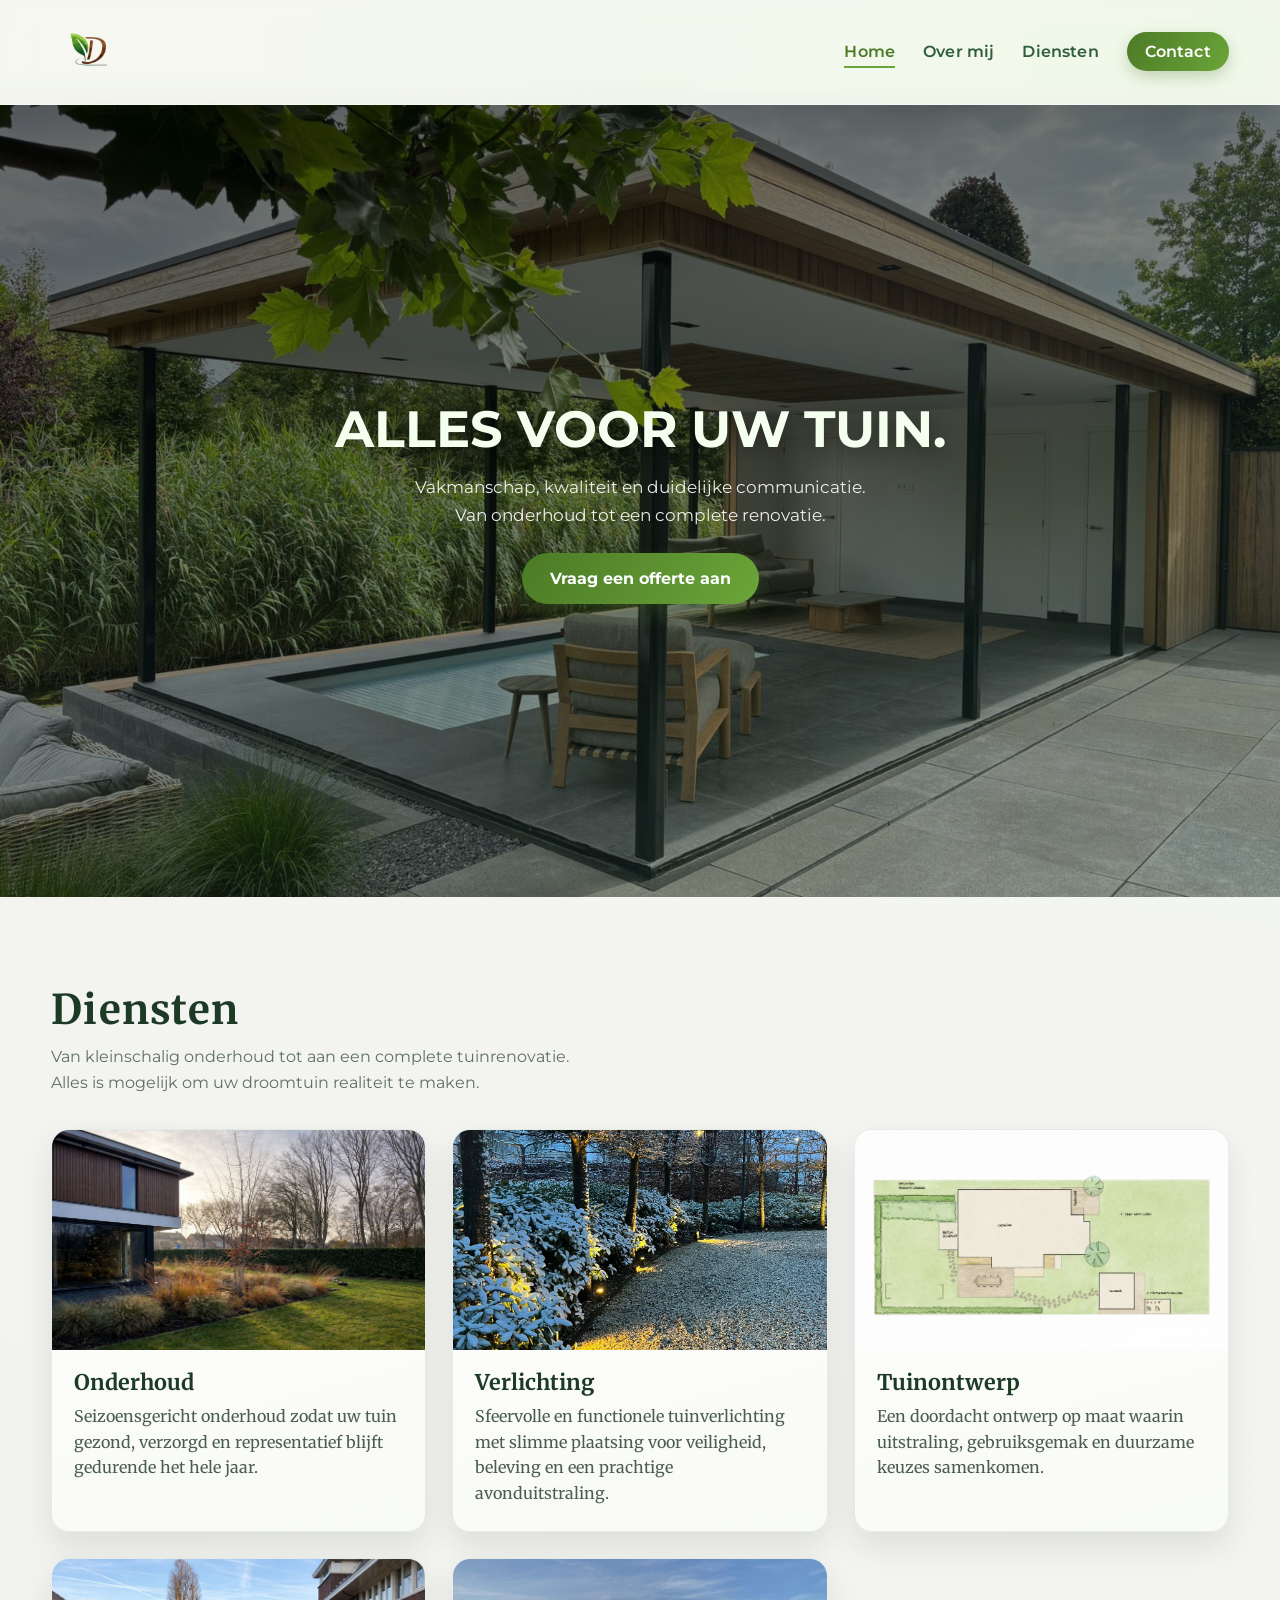
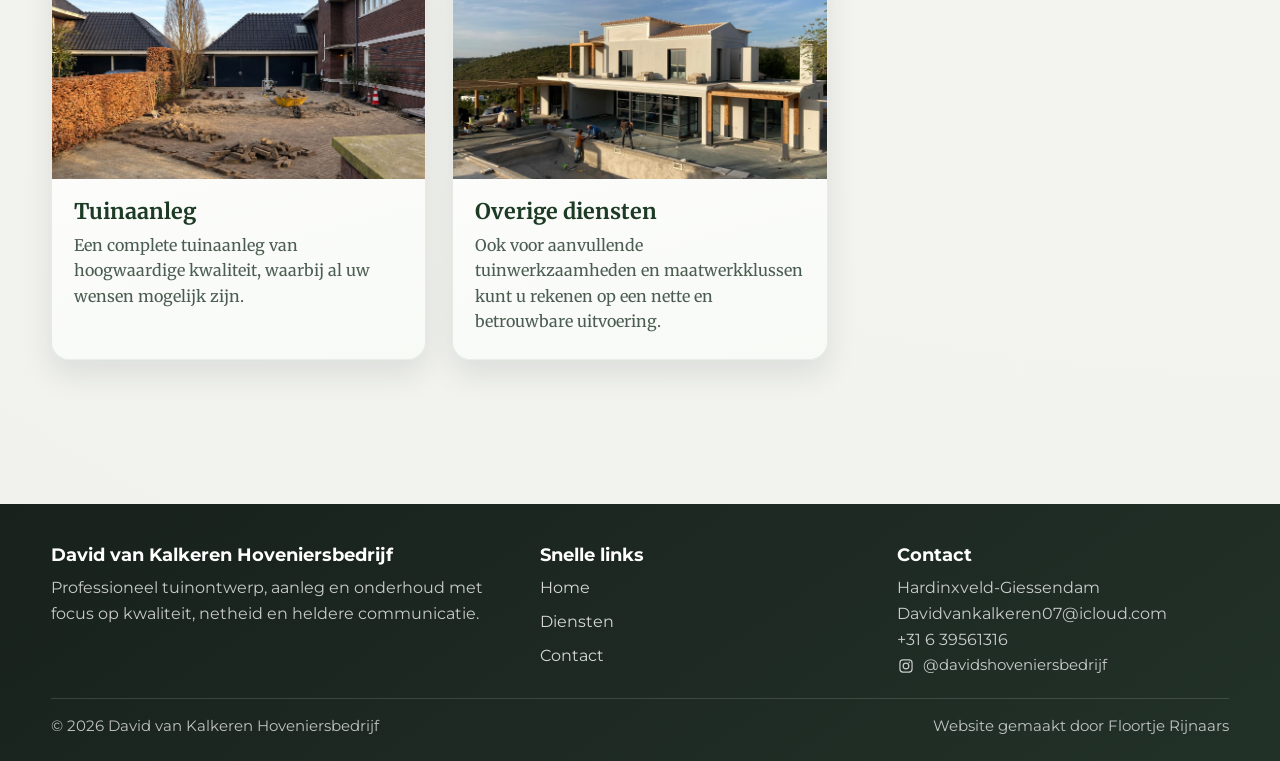
<file: index.html>
<!DOCTYPE html>
<html lang="nl">
<head>
<meta charset="UTF-8">
<meta name="viewport" content="width=device-width, initial-scale=1.0">
<title>David van Kalkeren | Hoveniersbedrijf</title>
<meta name="description" content="David van Kalkeren Hoveniersbedrijf in Zuid-Holland. Alles voor uw tuin.">
<link rel="canonical" href="https://www.davidshoveniersbedrijf.nl/">
<link rel="icon" type="image/png" sizes="500x500" href="https://www.davidshoveniersbedrijf.nl/favicon.png">
<link rel="shortcut icon" href="https://www.davidshoveniersbedrijf.nl/favicon.png">
<link rel="apple-touch-icon" href="https://www.davidshoveniersbedrijf.nl/apple-touch-icon.png">
<meta property="og:title" content="David van Kalkeren | Hoveniersbedrijf">
<meta property="og:description" content="David van Kalkeren Hoveniersbedrijf in Zuid-Holland. Alles voor uw tuin.">
<meta property="og:image" content="https://www.davidshoveniersbedrijf.nl/images/logo-groot.jpg">
<meta property="og:url" content="https://www.davidshoveniersbedrijf.nl/">
<meta property="og:type" content="website">
<meta name="twitter:card" content="summary">
<meta name="twitter:title" content="David van Kalkeren | Hoveniersbedrijf">
<meta name="twitter:description" content="David van Kalkeren Hoveniersbedrijf in Zuid-Holland. Alles voor uw tuin.">
<meta name="twitter:image" content="https://www.davidshoveniersbedrijf.nl/images/logo-groot.jpg">
<link rel="stylesheet" href="style.css">
<script type="application/ld+json">
{
  "@context": "https://schema.org",
  "@type": "LocalBusiness",
  "@id": "https://www.davidshoveniersbedrijf.nl/#business",
  "name": "David van Kalkeren Hoveniersbedrijf",
  "url": "https://www.davidshoveniersbedrijf.nl/",
  "image": "https://www.davidshoveniersbedrijf.nl/images/logo-groot.jpg",
  "logo": "https://www.davidshoveniersbedrijf.nl/favicon.png",
  "email": "Davidvankalkeren07@icloud.com",
  "telephone": "+31 6 39561316",
  "address": {
    "@type": "PostalAddress",
    "addressLocality": "Hardinxveld-Giessendam",
    "addressCountry": "NL"
  },
  "sameAs": [
    "https://www.instagram.com/davidshoveniersbedrijf?igsh=OTRycnhqdHpjNXdn"
  ]
}
</script>
</head>

<body>
<header class="header">
<div class="container nav-container">
<img src="images/logo.png" class="logo" alt="Logo David van Kalkeren">
<nav>
<ul class="nav-links">
<li><a href="index.html" class="active">Home</a></li>
<li><a href="over-mij.html">Over mij</a></li>
<li><a href="diensten.html">Diensten</a></li>
<li><a href="contact.html" class="cta">Contact</a></li>
</ul>
</nav>
<div class="hamburger" id="hamburger">&#9776;</div>
</div>
</header>

<section class="hero">
<div class="hero-content">
<h1>ALLES VOOR UW TUIN.</h1>
<p>Vakmanschap, kwaliteit en duidelijke communicatie.<br />Van onderhoud tot een complete renovatie.</p>
<a href="contact.html" class="btn-primary">Vraag een offerte aan</a>
</div>
</section>

<section class="container">
<h2 class="home-services-title">Diensten</h2>
<p class="page-intro">Van kleinschalig onderhoud tot aan een complete tuinrenovatie.<br />Alles is mogelijk om uw droomtuin realiteit te maken.</p>

<div class="grid services-grid">
<a class="card card-link" href="diensten.html#onderhoud">
<img src="images/services/onderhoud.jpg" alt="Onderhoud van tuin">
<h3>Onderhoud</h3>
<p>Seizoensgericht onderhoud zodat uw tuin gezond, verzorgd en representatief blijft gedurende het hele jaar.</p>
</a>

<a class="card card-link" href="diensten.html#verlichting">
<img src="images/services/verlichting-1.jpg" alt="Tuinverlichting">
<h3>Verlichting</h3>
<p>Sfeervolle en functionele tuinverlichting met slimme plaatsing voor veiligheid, beleving en een prachtige avonduitstraling.</p>
</a>

<a class="card card-link" href="diensten.html#tuinontwerp">
<img src="images/services/ontwerp-1.jpg" alt="Tuinontwerp op maat">
<h3>Tuinontwerp</h3>
<p>Een doordacht ontwerp op maat waarin uitstraling, gebruiksgemak en duurzame keuzes samenkomen.</p>
</a>

<a class="card card-link" href="diensten.html#tuin-aanleg">
<img src="images/services/aanleg.jpg" alt="Tuinaanleg">
<h3>Tuinaanleg</h3>
<p>Een complete tuinaanleg van hoogwaardige kwaliteit, waarbij al uw wensen mogelijk zijn.</p>
</a>

<a class="card card-link" href="diensten.html#overige-diensten">
<img src="images/services/overige-diensten-1.jpg" alt="Overige diensten voor de tuin">
<h3>Overige diensten</h3>
<p>Ook voor aanvullende tuinwerkzaamheden en maatwerkklussen kunt u rekenen op een nette en betrouwbare uitvoering.</p>
</a>
</div>
</section>

<footer>
<div class="footer-inner">
<div class="footer-brand"><h3>David van Kalkeren Hoveniersbedrijf</h3>
<p>Professioneel tuinontwerp, aanleg en onderhoud met focus op kwaliteit, netheid en heldere communicatie.</p>
</div>
<div class="footer-links">
<h4>Snelle links</h4>
<a href="index.html">Home</a><br>
<a href="diensten.html">Diensten</a><br>
<a href="contact.html">Contact</a>
</div>
<div class="footer-meta">
<h4>Contact</h4>
<p>Hardinxveld-Giessendam</p>
<p>Davidvankalkeren07@icloud.com</p>
<p>+31 6 39561316</p>
<a class="footer-social" href="https://www.instagram.com/davidshoveniersbedrijf?igsh=OTRycnhqdHpjNXdn" target="_blank" rel="noopener noreferrer" aria-label="Bekijk het Instagram-account van Davids Hoveniersbedrijf">
<span class="footer-social-icon" aria-hidden="true">
<svg viewBox="0 0 24 24" role="img" focusable="false">
<path d="M7.5 2h9A5.5 5.5 0 0 1 22 7.5v9a5.5 5.5 0 0 1-5.5 5.5h-9A5.5 5.5 0 0 1 2 16.5v-9A5.5 5.5 0 0 1 7.5 2Zm0 1.8A3.7 3.7 0 0 0 3.8 7.5v9a3.7 3.7 0 0 0 3.7 3.7h9a3.7 3.7 0 0 0 3.7-3.7v-9a3.7 3.7 0 0 0-3.7-3.7h-9Zm9.45 1.35a1.1 1.1 0 1 1 0 2.2 1.1 1.1 0 0 1 0-2.2ZM12 6.85A5.15 5.15 0 1 1 6.85 12 5.16 5.16 0 0 1 12 6.85Zm0 1.8A3.35 3.35 0 1 0 15.35 12 3.35 3.35 0 0 0 12 8.65Z"/>
</svg>
</span>
<span class="footer-social-handle">@davidshoveniersbedrijf</span>
</a>
</div>
</div>
<div class="footer-bottom">
<p>&copy; 2026 David van Kalkeren Hoveniersbedrijf</p>
<p>Website gemaakt door Floortje Rijnaars</p>
</div>
</footer>

<script src="script.js"></script>
</body>
</html>
</file>
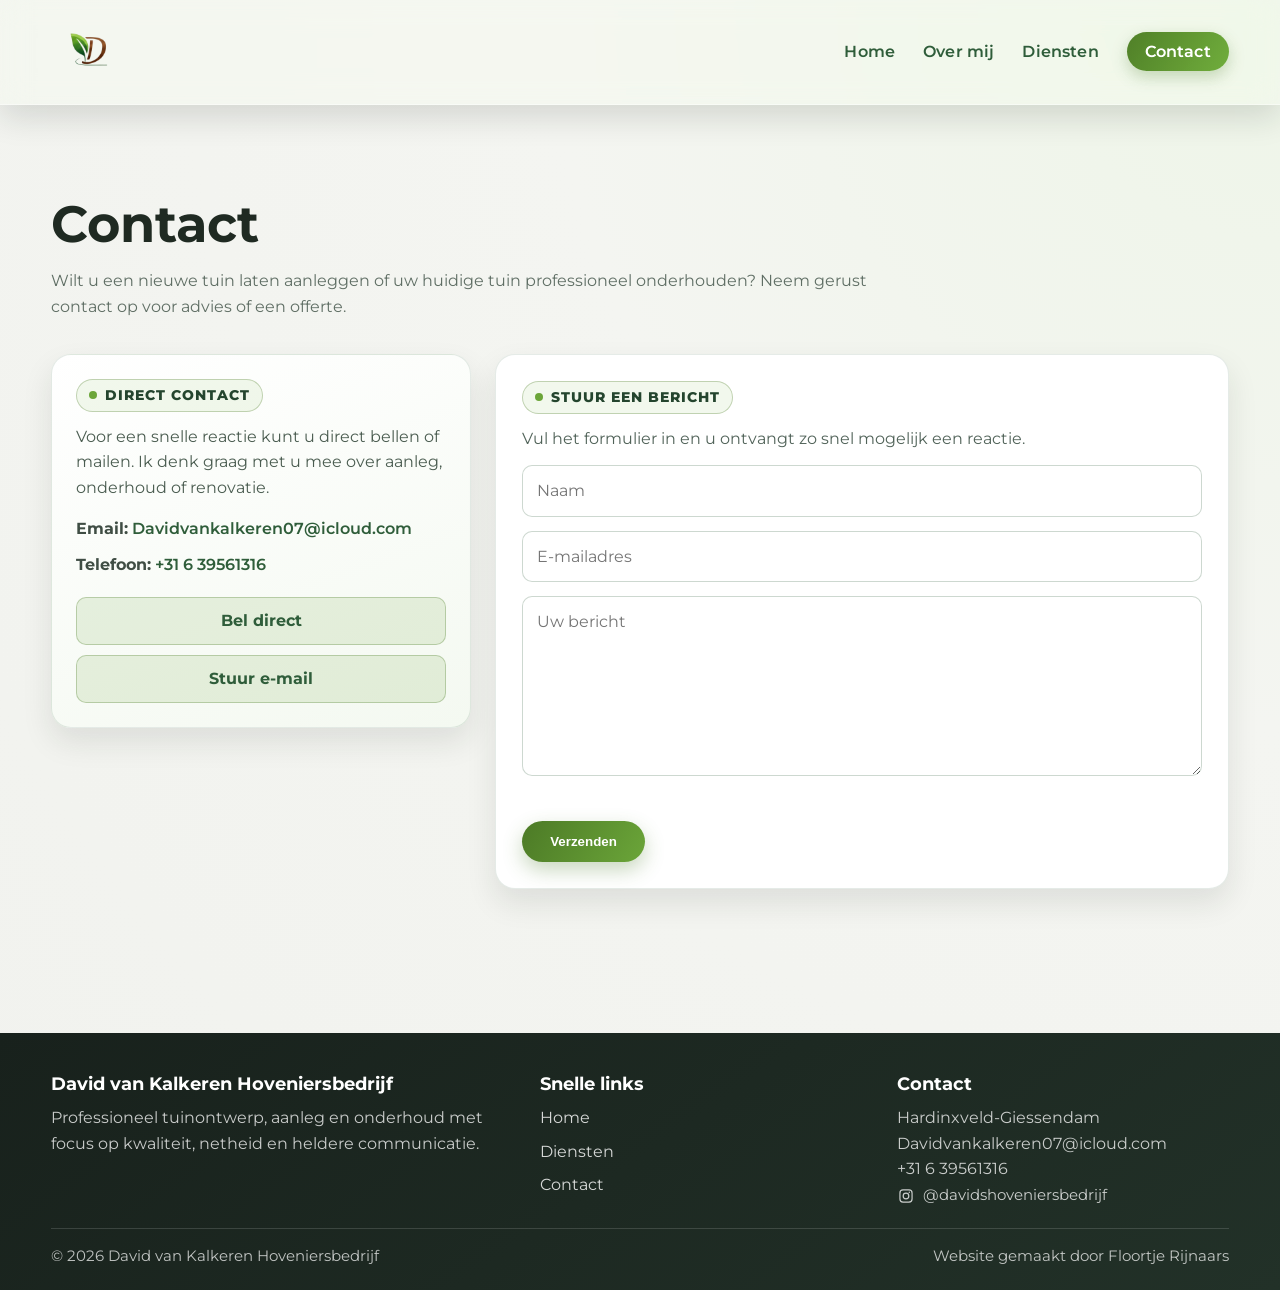
<file: contact.html>
<!DOCTYPE html>
<html lang="nl">
<head>
<meta charset="UTF-8">
<meta name="viewport" content="width=device-width, initial-scale=1.0">
<title>Contact | David van Kalkeren</title>
<meta name="description" content="Neem contact op met David van Kalkeren voor tuinontwerp, aanleg, onderhoud of een offerte in Zuid-Holland en omgeving.">
<link rel="canonical" href="https://www.davidshoveniersbedrijf.nl/contact.html">
<link rel="icon" type="image/png" sizes="500x500" href="https://www.davidshoveniersbedrijf.nl/favicon.png">
<link rel="shortcut icon" href="https://www.davidshoveniersbedrijf.nl/favicon.png">
<link rel="apple-touch-icon" href="https://www.davidshoveniersbedrijf.nl/apple-touch-icon.png">
<meta property="og:title" content="Contact | David van Kalkeren">
<meta property="og:description" content="Neem contact op met David van Kalkeren voor tuinontwerp, aanleg, onderhoud of een offerte in Zuid-Holland en omgeving.">
<meta property="og:image" content="https://www.davidshoveniersbedrijf.nl/images/logo-groot.jpg">
<meta property="og:url" content="https://www.davidshoveniersbedrijf.nl/contact.html">
<meta property="og:type" content="website">
<link rel="stylesheet" href="style.css">
</head>

<body>
<header class="header">
<div class="container nav-container">
<img src="images/logo.png" class="logo" alt="Logo David van Kalkeren">
<nav>
<ul class="nav-links">
<li><a href="index.html">Home</a></li>
<li><a href="over-mij.html">Over mij</a></li>
<li><a href="diensten.html">Diensten</a></li>
<li><a href="contact.html" class="cta active">Contact</a></li>
</ul>
</nav>
<div class="hamburger" id="hamburger">&#9776;</div>
</div>
</header>

<section class="container contact-section">
<h1>Contact</h1>
<p class="page-intro">Wilt u een nieuwe tuin laten aanleggen of uw huidige tuin professioneel onderhouden? Neem gerust contact op voor advies of een offerte.</p>

<div class="contact-layout">
<aside class="contact-panel">
<h2>Direct contact</h2>
<p>Voor een snelle reactie kunt u direct bellen of mailen. Ik denk graag met u mee over aanleg, onderhoud of renovatie.</p>
<div class="contact-info">
<p><strong>Email:</strong> <a href="mailto:Davidvankalkeren07@icloud.com">Davidvankalkeren07@icloud.com</a></p>
<p><strong>Telefoon:</strong> <a href="tel:+31639561316">+31 6 39561316</a></p>
</div>
<div class="contact-actions">
<a href="tel:+31639561316" class="contact-quick">Bel direct</a>
<a href="mailto:Davidvankalkeren07@icloud.com" class="contact-quick">Stuur e-mail</a>
</div>
</aside>

<form class="contact-form-card" action="https://formsubmit.co/Davidvankalkeren07@icloud.com" method="POST">
<h2>Stuur een bericht</h2>
<p class="contact-form-intro">Vul het formulier in en u ontvangt zo snel mogelijk een reactie.</p>
<input type="text" name="naam" placeholder="Naam" required>
<input type="email" name="email" placeholder="E-mailadres" required>
<textarea name="bericht" placeholder="Uw bericht" rows="6" required></textarea>
<input type="hidden" name="_subject" value="Nieuw bericht via website">
<input type="hidden" name="_captcha" value="false">
<button type="submit" class="btn-primary">Verzenden</button>
</form>
</div>
</section>

<footer>
<div class="footer-inner">
<div class="footer-brand"><h3>David van Kalkeren Hoveniersbedrijf</h3>
<p>Professioneel tuinontwerp, aanleg en onderhoud met focus op kwaliteit, netheid en heldere communicatie.</p>
</div>
<div class="footer-links">
<h4>Snelle links</h4>
<a href="index.html">Home</a><br>
<a href="diensten.html">Diensten</a><br>
<a href="contact.html">Contact</a>
</div>
<div class="footer-meta">
<h4>Contact</h4>
<p>Hardinxveld-Giessendam</p>
<p>Davidvankalkeren07@icloud.com</p>
<p>+31 6 39561316</p>
<a class="footer-social" href="https://www.instagram.com/davidshoveniersbedrijf?igsh=OTRycnhqdHpjNXdn" target="_blank" rel="noopener noreferrer" aria-label="Bekijk het Instagram-account van Davids Hoveniersbedrijf">
<span class="footer-social-icon" aria-hidden="true">
<svg viewBox="0 0 24 24" role="img" focusable="false">
<path d="M7.5 2h9A5.5 5.5 0 0 1 22 7.5v9a5.5 5.5 0 0 1-5.5 5.5h-9A5.5 5.5 0 0 1 2 16.5v-9A5.5 5.5 0 0 1 7.5 2Zm0 1.8A3.7 3.7 0 0 0 3.8 7.5v9a3.7 3.7 0 0 0 3.7 3.7h9a3.7 3.7 0 0 0 3.7-3.7v-9a3.7 3.7 0 0 0-3.7-3.7h-9Zm9.45 1.35a1.1 1.1 0 1 1 0 2.2 1.1 1.1 0 0 1 0-2.2ZM12 6.85A5.15 5.15 0 1 1 6.85 12 5.16 5.16 0 0 1 12 6.85Zm0 1.8A3.35 3.35 0 1 0 15.35 12 3.35 3.35 0 0 0 12 8.65Z"/>
</svg>
</span>
<span class="footer-social-handle">@davidshoveniersbedrijf</span>
</a>
</div>
</div>
<div class="footer-bottom">
<p>&copy; 2026 David van Kalkeren Hoveniersbedrijf</p>
<p>Website gemaakt door Floortje Rijnaars</p>
</div>
</footer>

<script src="script.js"></script>
</body>
</html>
</file>
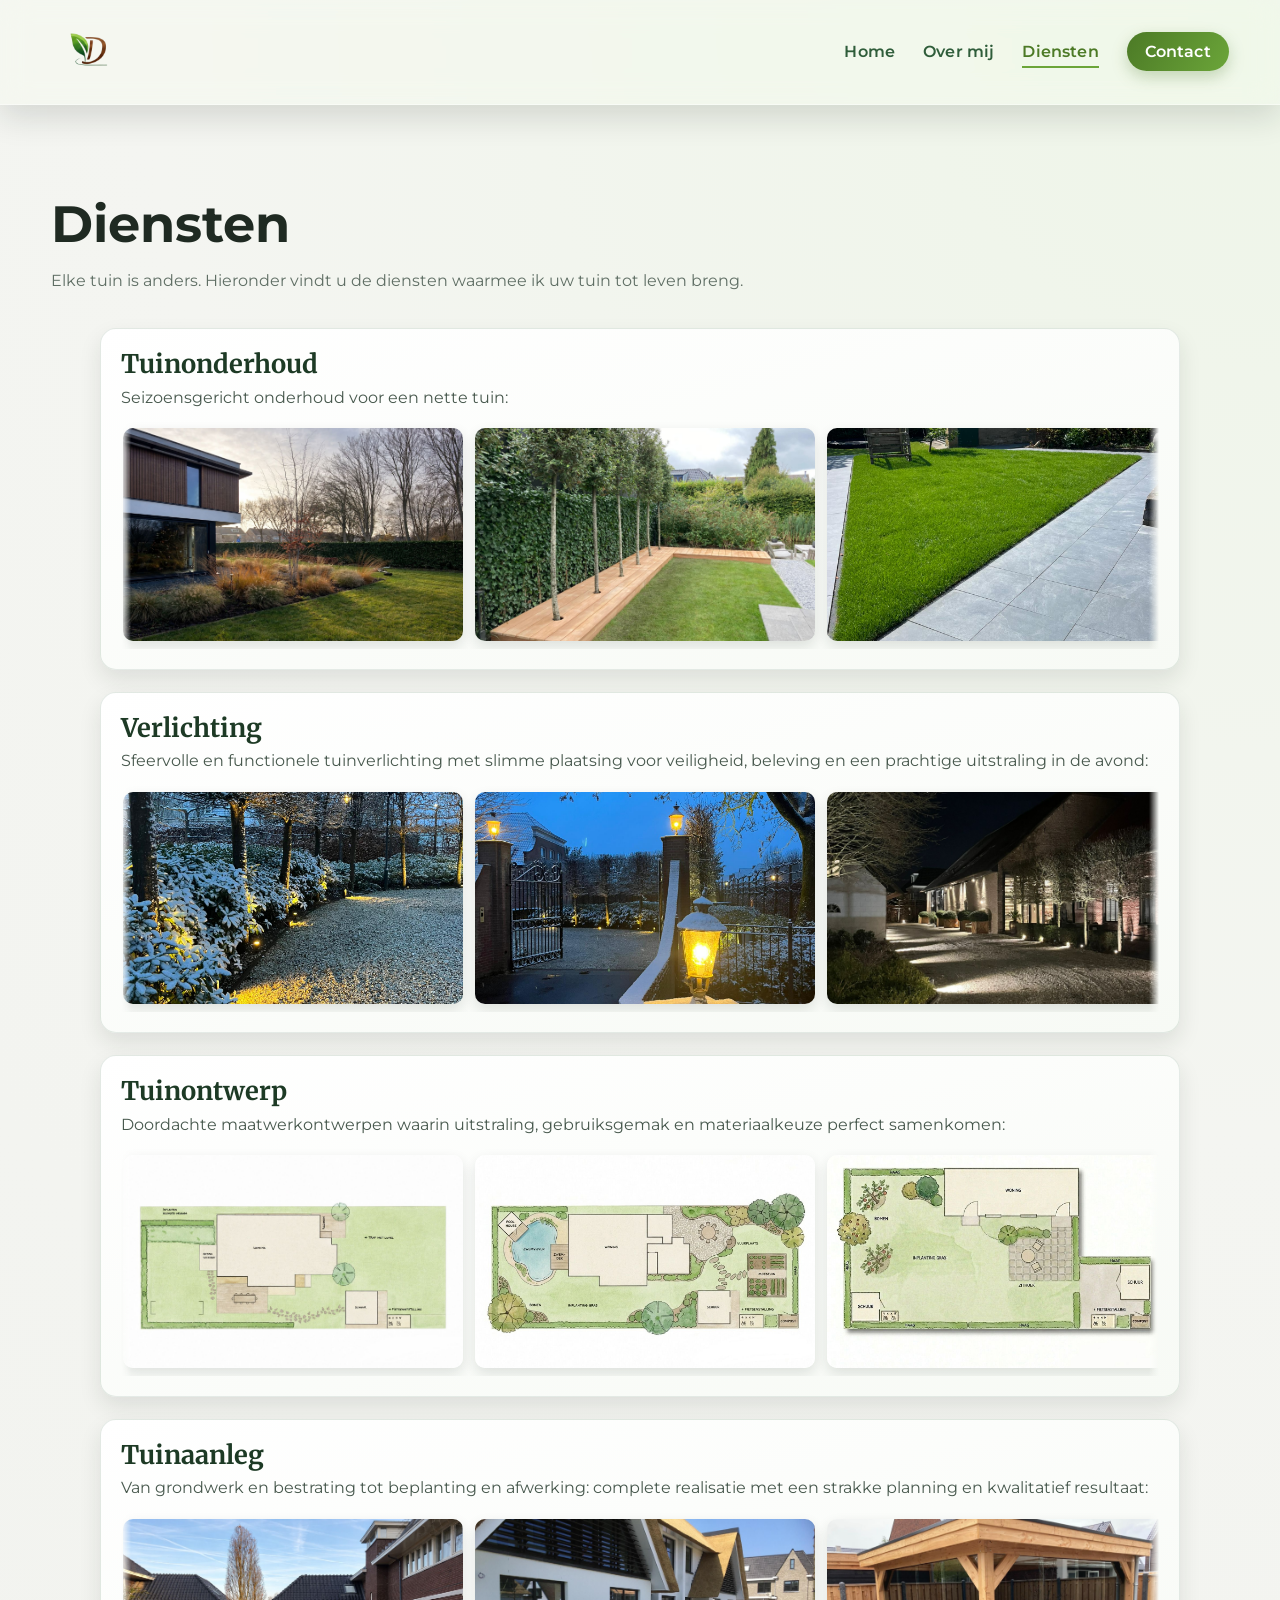
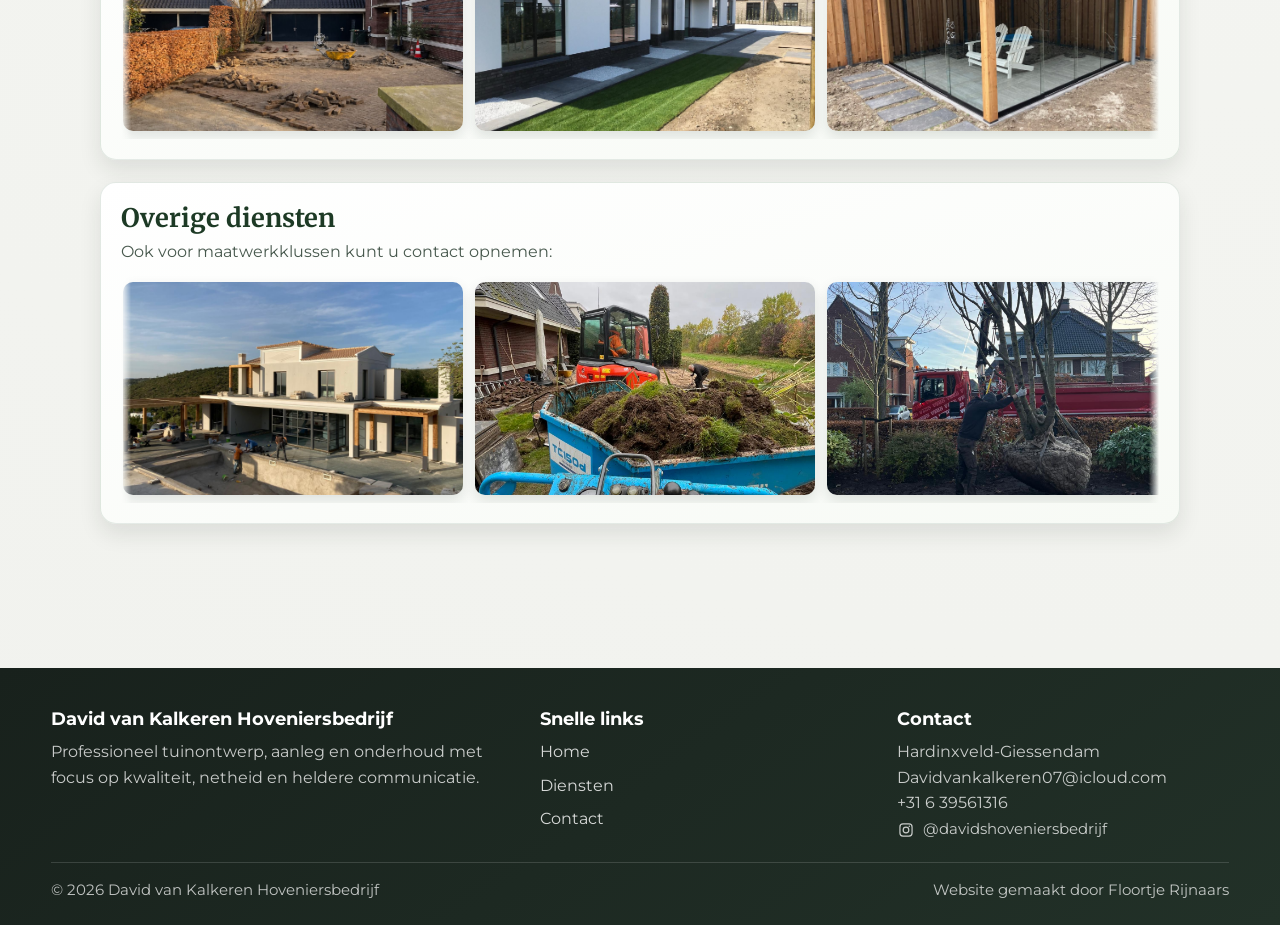
<file: diensten.html>
<!DOCTYPE html>
<html lang="nl">
<head>
<meta charset="UTF-8">
<meta name="viewport" content="width=device-width, initial-scale=1.0">
<title>Diensten | David van Kalkeren</title>
<meta name="description" content="Bekijk de hoveniersdiensten van David van Kalkeren: tuinonderhoud, verlichting, tuinontwerp, tuinaanleg en overige tuinwerkzaamheden.">
<link rel="canonical" href="https://www.davidshoveniersbedrijf.nl/diensten.html">
<link rel="icon" type="image/png" sizes="500x500" href="https://www.davidshoveniersbedrijf.nl/favicon.png">
<link rel="shortcut icon" href="https://www.davidshoveniersbedrijf.nl/favicon.png">
<link rel="apple-touch-icon" href="https://www.davidshoveniersbedrijf.nl/apple-touch-icon.png">
<meta property="og:title" content="Diensten | David van Kalkeren">
<meta property="og:description" content="Bekijk de hoveniersdiensten van David van Kalkeren: tuinonderhoud, verlichting, tuinontwerp, tuinaanleg en overige tuinwerkzaamheden.">
<meta property="og:image" content="https://www.davidshoveniersbedrijf.nl/images/logo-groot.jpg">
<meta property="og:url" content="https://www.davidshoveniersbedrijf.nl/diensten.html">
<meta property="og:type" content="website">
<link rel="stylesheet" href="style.css">
</head>

<body>
<header class="header">
<div class="container nav-container">
<img src="images/logo.png" class="logo" alt="Logo David van Kalkeren">
<nav>
<ul class="nav-links">
<li><a href="index.html">Home</a></li>
<li><a href="over-mij.html">Over mij</a></li>
<li><a href="diensten.html" class="active">Diensten</a></li>
<li><a href="contact.html" class="cta">Contact</a></li>
</ul>
</nav>
<div class="hamburger" id="hamburger">&#9776;</div>
</div>
</header>

<section class="container">
<h1>Diensten</h1>
<p class="page-intro">Elke tuin is anders. Hieronder vindt u de diensten waarmee ik uw tuin tot leven breng.</p>

<div class="services-showcase">
<article class="service-panel" id="onderhoud">
<div class="service-content">
<h2>Tuinonderhoud</h2>
<p>Seizoensgericht onderhoud voor een nette tuin:</p>
<div class="service-gallery">
<img src="images/services/onderhoud.jpg" alt="Tuinonderhoud detail 1">
<img src="images/services/onderhoud-2.jpg" alt="Tuinonderhoud detail 2">
<img src="images/services/onderhoud-3.jpg" alt="Tuinonderhoud detail 3">
<img src="images/services/onderhoud-4.jpg" alt="Tuinonderhoud detail 4">
</div>
</div>
</article>

<article class="service-panel" id="verlichting">
<div class="service-content">
<h2>Verlichting</h2>
<p>Sfeervolle en functionele tuinverlichting met slimme plaatsing voor veiligheid, beleving en een prachtige uitstraling in de avond:</p>
<div class="service-gallery">
<img src="images/services/verlichting-1.jpg" alt="Tuinverlichting detail 1">
<img src="images/services/verlichting-3.jpg" alt="Tuinverlichting detail 2">
<img src="images/services/verlichting-2.jpg" alt="Tuinverlichting detail 3">
<img src="images/services/verlichting-4.jpg" alt="Tuinverlichting detail 4">
</div>
</div>
</article>

<article class="service-panel" id="tuinontwerp">
<div class="service-content">
<h2>Tuinontwerp</h2>
<p>Doordachte maatwerkontwerpen waarin uitstraling, gebruiksgemak en materiaalkeuze perfect samenkomen:</p>
<div class="service-gallery">
<img src="images/services/ontwerp-1.jpg" alt="Tuinontwerp detail 1">
<img src="images/services/ontwerp-2.jpg" alt="Tuinontwerp detail 2">
<img src="images/services/ontwerp-3.jpg" alt="Tuinontwerp detail 3">
<img src="images/services/ontwerp-4.jpg" alt="Tuinontwerp detail 4">
</div>
</div>
</article>

<article class="service-panel" id="tuin-aanleg">
<div class="service-content">
<h2>Tuinaanleg</h2>
<p>Van grondwerk en bestrating tot beplanting en afwerking: complete realisatie met een strakke planning en kwalitatief resultaat:</p>
<div class="service-gallery">
<img src="images/services/aanleg.jpg" alt="Tuinaanleg detail 1">
<img src="images/services/aanleg-2.jpg" alt="Tuinaanleg detail 2">
<img src="images/services/aanleg-3.jpg" alt="Tuinaanleg detail 3">
<img src="images/services/aanleg-4.jpg" alt="Tuinaanleg detail 4">
</div>
</div>
</article>

<article class="service-panel" id="overige-diensten">
<div class="service-content">
<h2>Overige diensten</h2>
<p>Ook voor maatwerkklussen kunt u contact opnemen:</p>
<div class="service-gallery">
<img src="images/services/overige-diensten-1.jpg" alt="Overige diensten detail 1">
<img src="images/services/overige-2.jpg" alt="Overige diensten detail 2">
<img src="images/services/overige-3.jpg" alt="Overige diensten detail 3">
<img src="images/services/overige-4.jpg" alt="Overige diensten detail 4">
</div>
</div>
</article>
</div>
</section>

<footer>
<div class="footer-inner">
<div class="footer-brand"><h3>David van Kalkeren Hoveniersbedrijf</h3>
<p>Professioneel tuinontwerp, aanleg en onderhoud met focus op kwaliteit, netheid en heldere communicatie.</p>
</div>
<div class="footer-links">
<h4>Snelle links</h4>
<a href="index.html">Home</a><br>
<a href="diensten.html">Diensten</a><br>
<a href="contact.html">Contact</a>
</div>
<div class="footer-meta">
<h4>Contact</h4>
<p>Hardinxveld-Giessendam</p>
<p>Davidvankalkeren07@icloud.com</p>
<p>+31 6 39561316</p>
<a class="footer-social" href="https://www.instagram.com/davidshoveniersbedrijf?igsh=OTRycnhqdHpjNXdn" target="_blank" rel="noopener noreferrer" aria-label="Bekijk het Instagram-account van Davids Hoveniersbedrijf">
<span class="footer-social-icon" aria-hidden="true">
<svg viewBox="0 0 24 24" role="img" focusable="false">
<path d="M7.5 2h9A5.5 5.5 0 0 1 22 7.5v9a5.5 5.5 0 0 1-5.5 5.5h-9A5.5 5.5 0 0 1 2 16.5v-9A5.5 5.5 0 0 1 7.5 2Zm0 1.8A3.7 3.7 0 0 0 3.8 7.5v9a3.7 3.7 0 0 0 3.7 3.7h9a3.7 3.7 0 0 0 3.7-3.7v-9a3.7 3.7 0 0 0-3.7-3.7h-9Zm9.45 1.35a1.1 1.1 0 1 1 0 2.2 1.1 1.1 0 0 1 0-2.2ZM12 6.85A5.15 5.15 0 1 1 6.85 12 5.16 5.16 0 0 1 12 6.85Zm0 1.8A3.35 3.35 0 1 0 15.35 12 3.35 3.35 0 0 0 12 8.65Z"/>
</svg>
</span>
<span class="footer-social-handle">@davidshoveniersbedrijf</span>
</a>
</div>
</div>
<div class="footer-bottom">
<p>&copy; 2026 David van Kalkeren Hoveniersbedrijf</p>
<p>Website gemaakt door Floortje Rijnaars</p>
</div>
</footer>

<script src="script.js"></script>
</body>
</html>
</file>
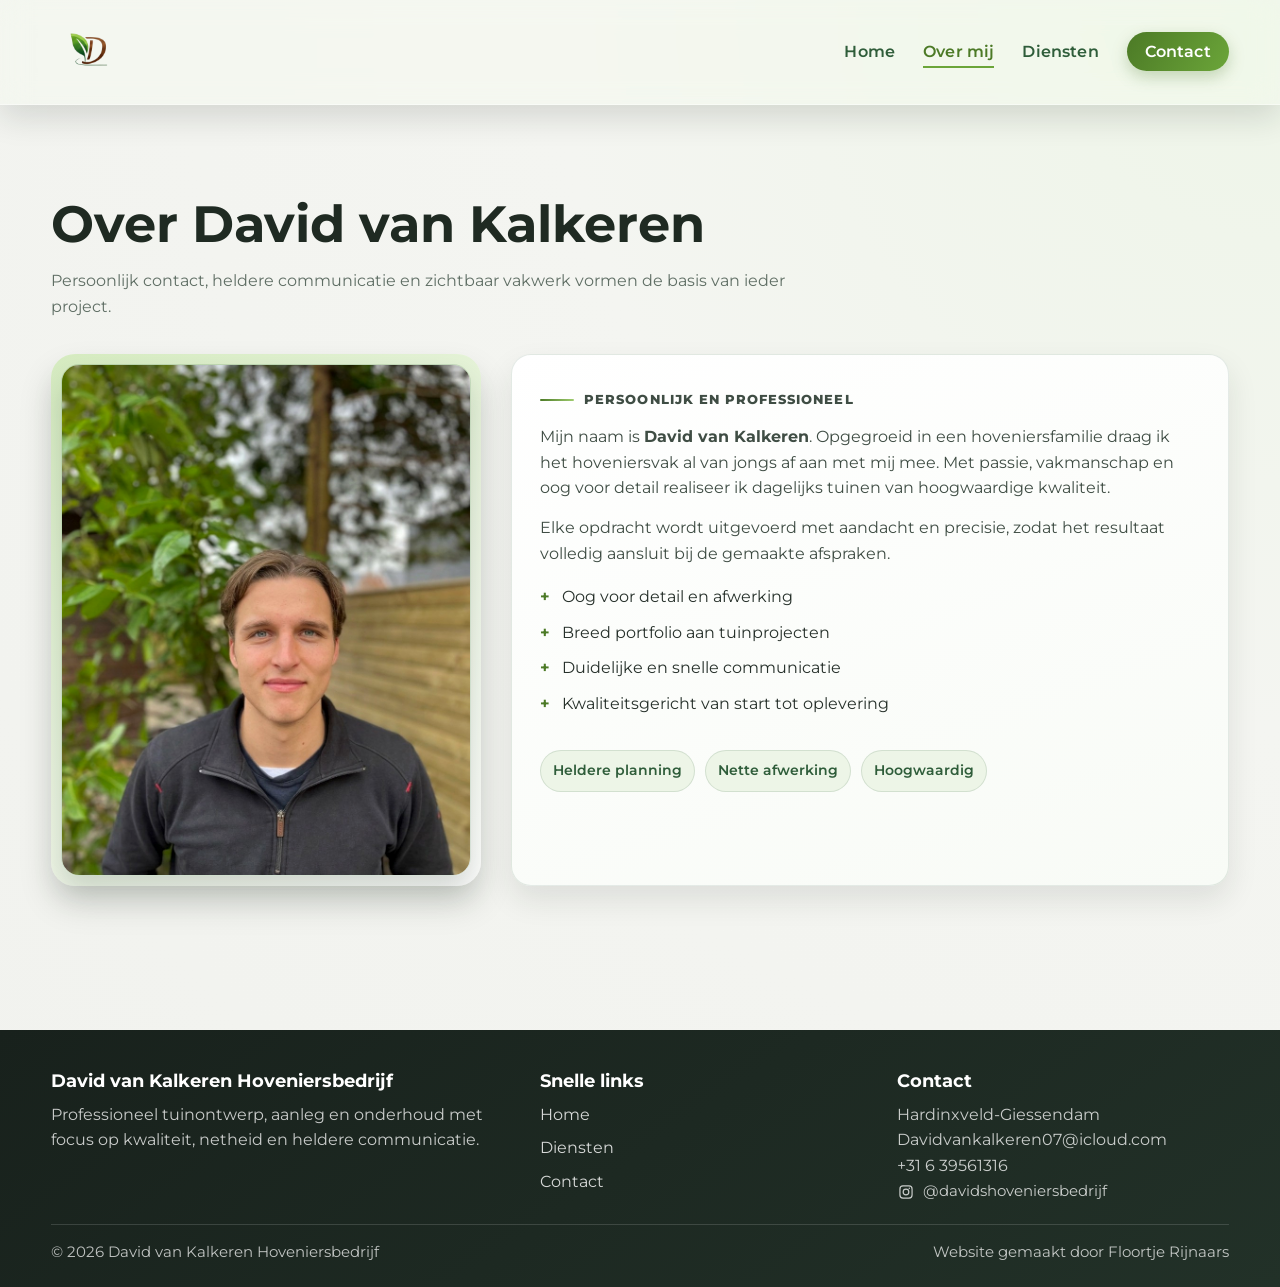
<file: over-mij.html>
<!DOCTYPE html>
<html lang="nl">
<head>
<meta charset="UTF-8">
<meta name="viewport" content="width=device-width, initial-scale=1.0">
<title>Over mij | David van Kalkeren</title>
<meta name="description" content="Maak kennis met David van Kalkeren, hovenier met oog voor detail, duidelijke communicatie en hoogwaardige tuinaanleg en tuinonderhoud.">
<link rel="canonical" href="https://www.davidshoveniersbedrijf.nl/over-mij.html">
<link rel="icon" type="image/png" sizes="500x500" href="https://www.davidshoveniersbedrijf.nl/favicon.png">
<link rel="shortcut icon" href="https://www.davidshoveniersbedrijf.nl/favicon.png">
<link rel="apple-touch-icon" href="https://www.davidshoveniersbedrijf.nl/apple-touch-icon.png">
<meta property="og:title" content="Over mij | David van Kalkeren">
<meta property="og:description" content="Maak kennis met David van Kalkeren, hovenier met oog voor detail, duidelijke communicatie en hoogwaardige tuinaanleg en tuinonderhoud.">
<meta property="og:image" content="https://www.davidshoveniersbedrijf.nl/images/logo-groot.jpg">
<meta property="og:url" content="https://www.davidshoveniersbedrijf.nl/over-mij.html">
<meta property="og:type" content="website">
<link rel="stylesheet" href="style.css">
</head>

<body>
<header class="header">
<div class="container nav-container">
<img src="images/logo.png" class="logo" alt="Logo David van Kalkeren">
<nav>
<ul class="nav-links">
<li><a href="index.html">Home</a></li>
<li><a href="over-mij.html" class="active">Over mij</a></li>
<li><a href="diensten.html">Diensten</a></li>
<li><a href="contact.html" class="cta">Contact</a></li>
</ul>
</nav>
<div class="hamburger" id="hamburger">&#9776;</div>
</div>
</header>

<section class="container">
<h1>Over David van Kalkeren</h1>
<p class="page-intro">Persoonlijk contact, heldere communicatie en zichtbaar vakwerk vormen de basis van ieder project.</p>

<div class="about-grid">
<div class="about-photo-wrap">
<img src="images/david.jpg" alt="David van Kalkeren" class="about-photo">
</div>

<div class="about-content-card">
<p class="about-label">Persoonlijk en professioneel</p>
<p>Mijn naam is <strong>David van Kalkeren</strong>. Opgegroeid in een hoveniersfamilie draag ik het hoveniersvak al van jongs af aan met mij mee. Met passie, vakmanschap en oog voor detail realiseer ik dagelijks tuinen van hoogwaardige kwaliteit.</p>
<p>Elke opdracht wordt uitgevoerd met aandacht en precisie, zodat het resultaat volledig aansluit bij de gemaakte afspraken.</p>

<ul>
<li>Oog voor detail en afwerking</li>
<li>Breed portfolio aan tuinprojecten</li>
<li>Duidelijke en snelle communicatie</li>
<li>Kwaliteitsgericht van start tot oplevering</li>
</ul>

<div class="about-highlights">
<span>Heldere planning</span>
<span>Nette afwerking</span>
<span>Hoogwaardig</span>
</div>
</div>
</div>
</section>

<footer>
<div class="footer-inner">
<div class="footer-brand"><h3>David van Kalkeren Hoveniersbedrijf</h3>
<p>Professioneel tuinontwerp, aanleg en onderhoud met focus op kwaliteit, netheid en heldere communicatie.</p>
</div>
<div class="footer-links">
<h4>Snelle links</h4>
<a href="index.html">Home</a><br>
<a href="diensten.html">Diensten</a><br>
<a href="contact.html">Contact</a>
</div>
<div class="footer-meta">
<h4>Contact</h4>
<p>Hardinxveld-Giessendam</p>
<p>Davidvankalkeren07@icloud.com</p>
<p>+31 6 39561316</p>
<a class="footer-social" href="https://www.instagram.com/davidshoveniersbedrijf?igsh=OTRycnhqdHpjNXdn" target="_blank" rel="noopener noreferrer" aria-label="Bekijk het Instagram-account van Davids Hoveniersbedrijf">
<span class="footer-social-icon" aria-hidden="true">
<svg viewBox="0 0 24 24" role="img" focusable="false">
<path d="M7.5 2h9A5.5 5.5 0 0 1 22 7.5v9a5.5 5.5 0 0 1-5.5 5.5h-9A5.5 5.5 0 0 1 2 16.5v-9A5.5 5.5 0 0 1 7.5 2Zm0 1.8A3.7 3.7 0 0 0 3.8 7.5v9a3.7 3.7 0 0 0 3.7 3.7h9a3.7 3.7 0 0 0 3.7-3.7v-9a3.7 3.7 0 0 0-3.7-3.7h-9Zm9.45 1.35a1.1 1.1 0 1 1 0 2.2 1.1 1.1 0 0 1 0-2.2ZM12 6.85A5.15 5.15 0 1 1 6.85 12 5.16 5.16 0 0 1 12 6.85Zm0 1.8A3.35 3.35 0 1 0 15.35 12 3.35 3.35 0 0 0 12 8.65Z"/>
</svg>
</span>
<span class="footer-social-handle">@davidshoveniersbedrijf</span>
</a>
</div>
</div>
<div class="footer-bottom">
<p>&copy; 2026 David van Kalkeren Hoveniersbedrijf</p>
<p>Website gemaakt door Floortje Rijnaars</p>
</div>
</footer>

<script src="script.js"></script>
</body>
</html>
</file>
<file: style.css>
/* ===== FONTS ===== */
@import url('https://fonts.googleapis.com/css2?family=Montserrat:wght@400;500;600;700;800&family=Merriweather:wght@400;700&display=swap');

/* ===== RESET ===== */
* {
    margin: 0;
    padding: 0;
    box-sizing: border-box;
}

:root {
    --bg: #f4f5f1;
    --surface: #ffffff;
    --surface-soft: #f8faf6;
    --text: #26302a;
    --muted: #5f6e64;
    --primary: #2f5d3a;
    --accent: #6ba539;
    --accent-dark: #4c7a26;
    --hero-green: #cfeea8;
    --hero-white: #f4fff0;
    --shadow-soft: 0 14px 30px rgba(28, 41, 33, 0.10);
    --shadow-strong: 0 18px 42px rgba(28, 41, 33, 0.18);
}

html {
    scroll-behavior: smooth;
}

body {
    font-family: 'Montserrat', sans-serif;
    background: radial-gradient(circle at top right, #eef5e8 0%, var(--bg) 40%, #f1f2ee 100%);
    color: var(--text);
    overflow-x: hidden;
    line-height: 1.6;
}

img {
    max-width: 100%;
    height: auto;
    display: block;
}

h1,
h2,
h3 {
    line-height: 1.2;
    color: #1f2a22;
}

h1 {
    font-size: clamp(2rem, 4.5vw, 3.2rem);
    margin-bottom: 14px;
}

h2 {
    font-size: clamp(1.7rem, 3vw, 2.3rem);
    margin-bottom: 12px;
}

h3 {
    font-size: 1.35rem;
}

section {
    padding: 88px 0;
}

.container {
    width: min(92%, 1180px);
    margin: 0 auto;
}

.page-intro {
    max-width: 760px;
    color: var(--muted);
    margin-bottom: 34px;
}

.home-services-title {
    font-family: 'Merriweather', serif;
    font-size: clamp(2rem, 3.2vw, 2.6rem);
    letter-spacing: 0.03em;
    color: #1d3a25;
    margin-bottom: 10px;
}

/* ===== HEADER ===== */
.header {
    position: sticky;
    top: 0;
    z-index: 1000;
    background: rgba(245, 251, 241, 0.42);
    -webkit-backdrop-filter: blur(14px) saturate(140%);
    backdrop-filter: blur(14px) saturate(140%);
    border-bottom: 1px solid rgba(255, 255, 255, 0.38);
    box-shadow: 0 12px 30px rgba(22, 33, 27, 0.14);
}

.nav-container {
    display: flex;
    justify-content: space-between;
    align-items: center;
    padding: 10px 0;
    min-height: 92px;
    position: relative;
}

.logo {
    height: 84px;
    width: auto;
    flex-shrink: 0;
}

nav {
    margin-left: auto;
}

.nav-links {
    display: flex;
    list-style: none;
    align-items: center;
    gap: 28px;
}

.nav-links a {
    text-decoration: none;
    color: var(--primary);
    font-weight: 600;
    letter-spacing: 0.01em;
    position: relative;
    transition: color 0.2s ease;
}

.nav-links a:not(.cta)::after {
    content: "";
    position: absolute;
    left: 0;
    bottom: -7px;
    width: 100%;
    height: 2px;
    background: var(--accent);
    transform: scaleX(0);
    transform-origin: left;
    transition: transform 0.24s ease;
}

.nav-links a:hover,
.nav-links a.active {
    color: var(--accent-dark);
}

.nav-links a:hover::after,
.nav-links a.active::after {
    transform: scaleX(1);
}

.cta {
    background: linear-gradient(120deg, var(--accent-dark), var(--accent));
    color: #fff !important;
    padding: 10px 18px;
    border-radius: 999px;
    box-shadow: 0 6px 16px rgba(72, 119, 39, 0.28);
}

.cta:hover,
.cta.active {
    filter: brightness(1.05);
}

.hamburger {
    display: none;
    font-size: 30px;
    line-height: 1;
    color: var(--primary);
    cursor: pointer;
}

/* ===== HERO ===== */
.hero {
    min-height: 88vh;
    background: url('images/hero.jpg') center/cover no-repeat;
    display: flex;
    align-items: center;
    justify-content: center;
    position: relative;
    text-align: center;
}

.hero::after {
    content: "";
    position: absolute;
    inset: 0;
    background: linear-gradient(160deg, rgba(0, 0, 0, 0.60), rgba(28, 50, 34, 0.45));
}

.hero-content {
    position: relative;
    z-index: 2;
    color: #fff;
    max-width: 820px;
    padding: 24px;
}

.hero h1 {
    color: var(--hero-white);
    text-shadow: 0 4px 20px rgba(0, 0, 0, 0.35);
}

.hero p {
    max-width: 680px;
    margin: 0 auto;
    color: rgba(255, 255, 255, 0.90);
    font-size: 1.08rem;
}

.btn-primary {
    display: inline-block;
    margin-top: 24px;
    background: linear-gradient(120deg, var(--accent-dark), var(--accent));
    color: #fff;
    padding: 13px 28px;
    border-radius: 999px;
    text-decoration: none;
    font-weight: 700;
    border: 0;
    cursor: pointer;
    transition: transform 0.2s ease, box-shadow 0.2s ease;
    box-shadow: 0 8px 20px rgba(74, 123, 41, 0.30);
}

.btn-primary:hover {
    transform: translateY(-2px);
    box-shadow: 0 10px 24px rgba(74, 123, 41, 0.36);
}

/* ===== GRID ===== */
.grid {
    display: grid;
    gap: 26px;
}

.services-grid {
    grid-template-columns: repeat(3, minmax(0, 1fr));
}

.portfolio-grid {
    grid-template-columns: repeat(auto-fit, minmax(270px, 1fr));
}

/* ===== CARDS ===== */
.card {
    background: linear-gradient(165deg, #ffffff 0%, var(--surface-soft) 100%);
    border: 1px solid rgba(47, 93, 58, 0.10);
    border-radius: 18px;
    overflow: hidden;
    box-shadow: var(--shadow-soft);
    transition: transform 0.22s ease, box-shadow 0.22s ease;
}

.card-link {
    display: block;
    text-decoration: none;
    color: inherit;
}

.card:hover {
    transform: translateY(-6px);
    box-shadow: var(--shadow-strong);
}

.card img {
    width: 100%;
    height: 220px;
    object-fit: cover;
}

.card h3 {
    font-family: 'Merriweather', serif;
    padding: 20px 22px 8px;
    color: #1d3a25;
}

.card p {
    padding: 0 22px 24px;
    color: #4b5d51;
    font-family: 'Merriweather', serif;
    font-size: 1rem;
}

/* ===== SERVICES SHOWCASE ===== */
.services-showcase {
    display: grid;
    gap: 22px;
    max-width: 1080px;
    margin: 0 auto;
}

.service-panel {
    background: linear-gradient(165deg, #ffffff 0%, #f7faf5 100%);
    border: 1px solid rgba(47, 93, 58, 0.12);
    border-radius: 16px;
    overflow: hidden;
    box-shadow: 0 10px 22px rgba(28, 41, 33, 0.10);
    scroll-margin-top: 120px;
}

.service-content {
    padding: 20px;
}

.service-content h2 {
    font-family: 'Merriweather', serif;
    font-size: clamp(1.35rem, 2vw, 1.7rem);
    margin-bottom: 6px;
    color: #1d3a25;
}

.service-content p {
    color: #47584d;
    margin-bottom: 12px;
    font-size: 0.98rem;
    line-height: 1.55;
}

.service-gallery {
    display: flex;
    gap: 12px;
    overflow-x: auto;
    overflow-y: hidden;
    scroll-snap-type: x mandatory;
    scroll-padding: 6px;
    padding: 6px 2px 8px;
    -webkit-overflow-scrolling: touch;
    scrollbar-width: thin;
    scrollbar-color: rgba(76, 122, 38, 0.45) rgba(232, 239, 227, 0.5);
    mask-image: linear-gradient(to right, transparent 0, black 10px, black calc(100% - 10px), transparent 100%);
}

.service-gallery img {
    flex: 0 0 clamp(240px, 32vw, 340px);
    width: clamp(240px, 32vw, 340px);
    aspect-ratio: 16 / 10;
    object-fit: cover;
    border-radius: 10px;
    box-shadow: 0 6px 14px rgba(24, 38, 29, 0.12);
    transition: transform 0.2s ease, box-shadow 0.2s ease;
    scroll-snap-align: start;
}

.service-gallery img:hover {
    transform: translateY(-2px);
    box-shadow: 0 10px 20px rgba(24, 38, 29, 0.16);
}

.service-gallery::-webkit-scrollbar {
    height: 5px;
}

.service-gallery::-webkit-scrollbar-track {
    background: rgba(232, 239, 227, 0.5);
    border-radius: 999px;
}

.service-gallery::-webkit-scrollbar-thumb {
    background: linear-gradient(120deg, rgba(76, 122, 38, 0.7), rgba(107, 165, 57, 0.6));
    border-radius: 999px;
}

.service-gallery::-webkit-scrollbar-thumb:hover {
    background: linear-gradient(120deg, rgba(76, 122, 38, 0.82), rgba(107, 165, 57, 0.75));
}


/* ===== ABOUT ===== */
.about-grid {
    display: grid;
    grid-template-columns: minmax(260px, 430px) 1fr;
    gap: 30px;
    align-items: stretch;
}

.about-photo-wrap {
    max-width: 430px;
    margin-inline: 0 auto;
    padding: 10px;
    border-radius: 24px;
    background: linear-gradient(145deg, rgba(201, 232, 172, 0.7), rgba(255, 255, 255, 0.95));
    box-shadow: 0 18px 34px rgba(25, 40, 30, 0.14);
}

.about-photo {
    width: 100%;
    aspect-ratio: 4 / 5;
    object-fit: cover;
    object-position: center 22%;
    border-radius: 18px;
    border: 1px solid rgba(47, 93, 58, 0.18);
    box-shadow: 0 16px 28px rgba(27, 43, 33, 0.18);
    filter: saturate(1.04) contrast(1.03);
    transition: transform 0.25s ease, box-shadow 0.25s ease;
}

.about-photo:hover {
    transform: translateY(-4px);
    box-shadow: 0 20px 34px rgba(27, 43, 33, 0.24);
}

.about-content-card {
    background: linear-gradient(160deg, #ffffff 0%, #f8fbf6 100%);
    border: 1px solid rgba(47, 93, 58, 0.12);
    border-radius: 20px;
    padding: 28px 28px 24px;
    box-shadow: var(--shadow-soft);
}

.about-label {
    display: inline-flex;
    align-items: center;
    gap: 10px;
    margin-bottom: 16px;
    padding: 0;
    background: transparent;
    color: #284b31;
    font-size: 0.82rem;
    font-weight: 800;
    letter-spacing: 0.08em;
    text-transform: uppercase;
}

.about-label::before {
    content: "";
    width: 34px;
    height: 2px;
    border-radius: 2px;
    background: linear-gradient(90deg, #4c7a26, #9fcc6f);
}

.about-grid p {
    margin-bottom: 14px;
    color: #3f4d44;
}

.about-grid ul {
    list-style: none;
    margin-top: 18px;
}

.about-grid li {
    margin-bottom: 10px;
    padding-left: 22px;
    position: relative;
}

.about-grid li::before {
    content: "+";
    position: absolute;
    left: 0;
    top: 0;
    color: var(--accent-dark);
    font-weight: 700;
}

.about-highlights {
    margin-top: 34px;
    display: flex;
    flex-wrap: wrap;
    gap: 10px;
}

.about-highlights span {
    padding: 8px 12px;
    border-radius: 999px;
    background: #edf5e7;
    border: 1px solid rgba(47, 93, 58, 0.14);
    color: #2f5d3a;
    font-weight: 600;
    font-size: 0.9rem;
}

/* ===== PORTFOLIO ===== */
.portfolio-section .page-intro {
    margin-bottom: 16px;
}

.portfolio-pills {
    display: flex;
    flex-wrap: wrap;
    gap: 10px;
    margin-bottom: 28px;
}

.portfolio-pills span {
    padding: 8px 13px;
    border-radius: 999px;
    background: linear-gradient(120deg, #eef6e8, #f9fcf7);
    border: 1px solid rgba(47, 93, 58, 0.15);
    color: #2c5036;
    font-weight: 700;
    font-size: 0.85rem;
    letter-spacing: 0.02em;
}

.portfolio-card {
    background: linear-gradient(160deg, #ffffff 0%, #f7faf5 100%);
    border: 1px solid rgba(47, 93, 58, 0.10);
    border-radius: 18px;
    overflow: hidden;
    box-shadow: var(--shadow-soft);
    transition: transform 0.24s ease, box-shadow 0.24s ease;
}

.portfolio-card:nth-child(3n + 2) {
    margin-top: 18px;
}

.portfolio-card:hover {
    transform: translateY(-5px);
    box-shadow: var(--shadow-strong);
}

.portfolio-card img {
    width: 100%;
    aspect-ratio: 4 / 3;
    object-fit: cover;
}

.portfolio-card-body {
    padding: 16px 16px 18px;
}

.portfolio-card h3 {
    font-family: 'Merriweather', serif;
    font-size: 1.12rem;
    color: #1d3a25;
    margin-bottom: 6px;
}

.portfolio-card p {
    color: #4b5d51;
    font-size: 0.95rem;
    margin-bottom: 12px;
}

.portfolio-tag {
    display: inline-block;
    padding: 5px 10px;
    border-radius: 999px;
    background: rgba(107, 165, 57, 0.15);
    border: 1px solid rgba(76, 122, 38, 0.28);
    color: #2c5036;
    font-size: 0.78rem;
    font-weight: 700;
    text-transform: uppercase;
    letter-spacing: 0.04em;
}

/* ===== CONTACT ===== */
.contact-section .page-intro {
    max-width: 880px;
}

.contact-layout {
    display: grid;
    grid-template-columns: minmax(280px, 420px) 1fr;
    gap: 24px;
    align-items: start;
}

.contact-panel {
    background: linear-gradient(160deg, #ffffff 0%, #f4f9f1 100%);
    border: 1px solid rgba(47, 93, 58, 0.12);
    border-radius: 20px;
    padding: 24px;
    box-shadow: var(--shadow-soft);
}

.contact-panel h2 {
    display: inline-flex;
    align-items: center;
    gap: 8px;
    font-family: 'Montserrat', sans-serif;
    font-size: 0.88rem;
    font-weight: 800;
    letter-spacing: 0.07em;
    text-transform: uppercase;
    color: #24452e;
    margin-bottom: 12px;
    padding: 7px 12px;
    border-radius: 999px;
    border: 1px solid rgba(76, 122, 38, 0.30);
    background: rgba(183, 215, 153, 0.18);
}

.contact-panel h2::before {
    content: "";
    width: 8px;
    height: 8px;
    border-radius: 50%;
    background: #6ba539;
}

.contact-panel > p {
    color: #4a5c50;
    margin-bottom: 16px;
}

.contact-info {
    display: grid;
    gap: 10px;
    margin-bottom: 20px;
}

.contact-info p {
    color: #3f4d44;
}

.contact-info a {
    color: #2f5d3a;
    text-decoration: none;
    font-weight: 600;
}

.contact-info a:hover {
    color: var(--accent-dark);
}

.contact-actions {
    display: grid;
    gap: 10px;
}

.contact-quick {
    display: inline-block;
    text-align: center;
    text-decoration: none;
    color: #2f5d3a;
    font-weight: 700;
    background: rgba(107, 165, 57, 0.14);
    border: 1px solid rgba(76, 122, 38, 0.30);
    border-radius: 10px;
    padding: 10px 12px;
}

.contact-quick:hover {
    background: rgba(107, 165, 57, 0.22);
}

.contact-form-card {
    background: var(--surface);
    border: 1px solid rgba(47, 93, 58, 0.12);
    border-radius: 20px;
    padding: 26px;
    box-shadow: var(--shadow-soft);
}

.contact-form-card h2 {
    display: inline-flex;
    align-items: center;
    gap: 8px;
    font-family: 'Montserrat', sans-serif;
    font-size: 0.88rem;
    font-weight: 800;
    letter-spacing: 0.07em;
    text-transform: uppercase;
    color: #24452e;
    margin-bottom: 12px;
    padding: 7px 12px;
    border-radius: 999px;
    border: 1px solid rgba(76, 122, 38, 0.30);
    background: rgba(183, 215, 153, 0.18);
}

.contact-form-card h2::before {
    content: "";
    width: 8px;
    height: 8px;
    border-radius: 50%;
    background: #6ba539;
}

.contact-form-intro {
    color: #516359;
    margin-bottom: 14px;
}

.contact-form-card input,
.contact-form-card textarea {
    width: 100%;
    padding: 12px 14px;
    border: 1px solid rgba(47, 93, 58, 0.24);
    border-radius: 10px;
    margin-bottom: 14px;
    font: inherit;
    color: var(--text);
    background: #fff;
}

.contact-form-card input:focus,
.contact-form-card textarea:focus {
    outline: 2px solid rgba(107, 165, 57, 0.26);
    border-color: var(--accent-dark);
}

/* ===== FOOTER ===== */
footer {
    margin-top: 56px;
    background: linear-gradient(145deg, #18211c 0%, #223128 100%);
    color: rgba(255, 255, 255, 0.88);
    padding: 40px 0 22px;
}

.footer-inner {
    width: min(92%, 1180px);
    margin: 0 auto;
    display: grid;
    grid-template-columns: 1.4fr 1fr 1fr;
    gap: 24px;
}

.footer-brand h3,
.footer-links h4,
.footer-meta h4 {
    margin: 0 0 10px;
    color: #ffffff;
    font-size: 1.12rem;
    line-height: 1.2;
}


.footer-brand p,
.footer-meta p {
    color: rgba(255, 255, 255, 0.76);
}

.footer-meta {
    display: flex;
    flex-direction: column;
    align-items: flex-start;
}

.footer-links a {
    display: inline-block;
    margin-bottom: 8px;
    color: rgba(255, 255, 255, 0.82);
    text-decoration: none;
}

.footer-links a:hover {
    color: #d0eeae;
}

.footer-social {
    display: inline-flex;
    align-items: center;
    gap: 8px;
    margin-top: 2px;
    text-decoration: none;
    color: rgba(255, 255, 255, 0.76);
    line-height: 1.5;
    transition: color 0.2s ease;
}

.footer-social:hover {
    color: #d0eeae;
}

.footer-social-icon {
    display: inline-flex;
    align-items: center;
    justify-content: center;
    width: 18px;
    height: 18px;
    color: currentColor;
    flex-shrink: 0;
    transform: translateY(1px);
}

.footer-social-icon svg {
    width: 16px;
    height: 16px;
    fill: currentColor;
}

.footer-social-handle {
    font-size: 0.92rem;
    color: inherit;
}

.footer-bottom {
    width: min(92%, 1180px);
    margin: 22px auto 0;
    padding-top: 16px;
    border-top: 1px solid rgba(255, 255, 255, 0.14);
    display: flex;
    justify-content: space-between;
    gap: 16px;
    font-size: 0.92rem;
    color: rgba(255, 255, 255, 0.72);
}

/* ===== RESPONSIVE ===== */
@media (max-width: 1024px) {
    .service-gallery img {
        flex-basis: clamp(220px, 46vw, 320px);
        width: clamp(220px, 46vw, 320px);
    }
}

@media (max-width: 920px) {
    .logo {
        height: 72px;
    }

    .nav-links {
        position: absolute;
        top: calc(100% + 6px);
        right: 0;
        min-width: 240px;
        flex-direction: column;
        align-items: flex-start;
        gap: 16px;
        padding: 18px;
        background: #ffffff;
        border-radius: 12px;
        border: 1px solid rgba(47, 93, 58, 0.12);
        box-shadow: 0 14px 24px rgba(28, 42, 33, 0.14);
        display: none;
    }

    .nav-links.active {
        display: flex;
    }

    .hamburger {
        display: block;
        margin-left: 14px;
    }

    nav {
        margin-left: 0;
    }

    .about-grid {
        grid-template-columns: 1fr;
    }

    .services-grid {
        grid-template-columns: repeat(2, minmax(0, 1fr));
    }

    .about-photo-wrap {
        max-width: 370px;
        margin: 0 auto;
    }

    .about-content-card {
        padding: 24px 20px;
    }

    .portfolio-card:nth-child(3n + 2) {
        margin-top: 0;
    }

    .contact-layout {
        grid-template-columns: 1fr;
    }

    .contact-panel,
    .contact-form-card {
        padding: 22px 20px;
    }

    .footer-inner {
        grid-template-columns: 1fr 1fr;
    }

    .footer-brand {
        grid-column: 1 / -1;
    }
}

@media (max-width: 680px) {
    .nav-container {
        min-height: 80px;
    }

    .logo {
        height: 60px;
    }

    .hero {
        min-height: 76vh;
    }

    .hero-content {
        padding: 18px;
    }

    .hero p {
        font-size: 1rem;
    }

    .btn-primary {
        width: 100%;
        max-width: 320px;
    }

    .contact-quick {
        width: 100%;
    }

    .card img {
        height: 200px;
    }

    .services-grid {
        grid-template-columns: 1fr;
    }

    .service-content {
        padding: 18px;
    }

    .service-gallery {
        gap: 10px;
        padding-bottom: 8px;
    }

    .service-gallery img {
        flex-basis: 85%;
        width: 85%;
    }

    .portfolio-pills {
        margin-bottom: 20px;
    }

    .footer-inner {
        grid-template-columns: 1fr;
    }

    .footer-bottom {
        flex-direction: column;
        gap: 8px;
    }

    section {
        padding: 72px 0;
    }
}
</file>
